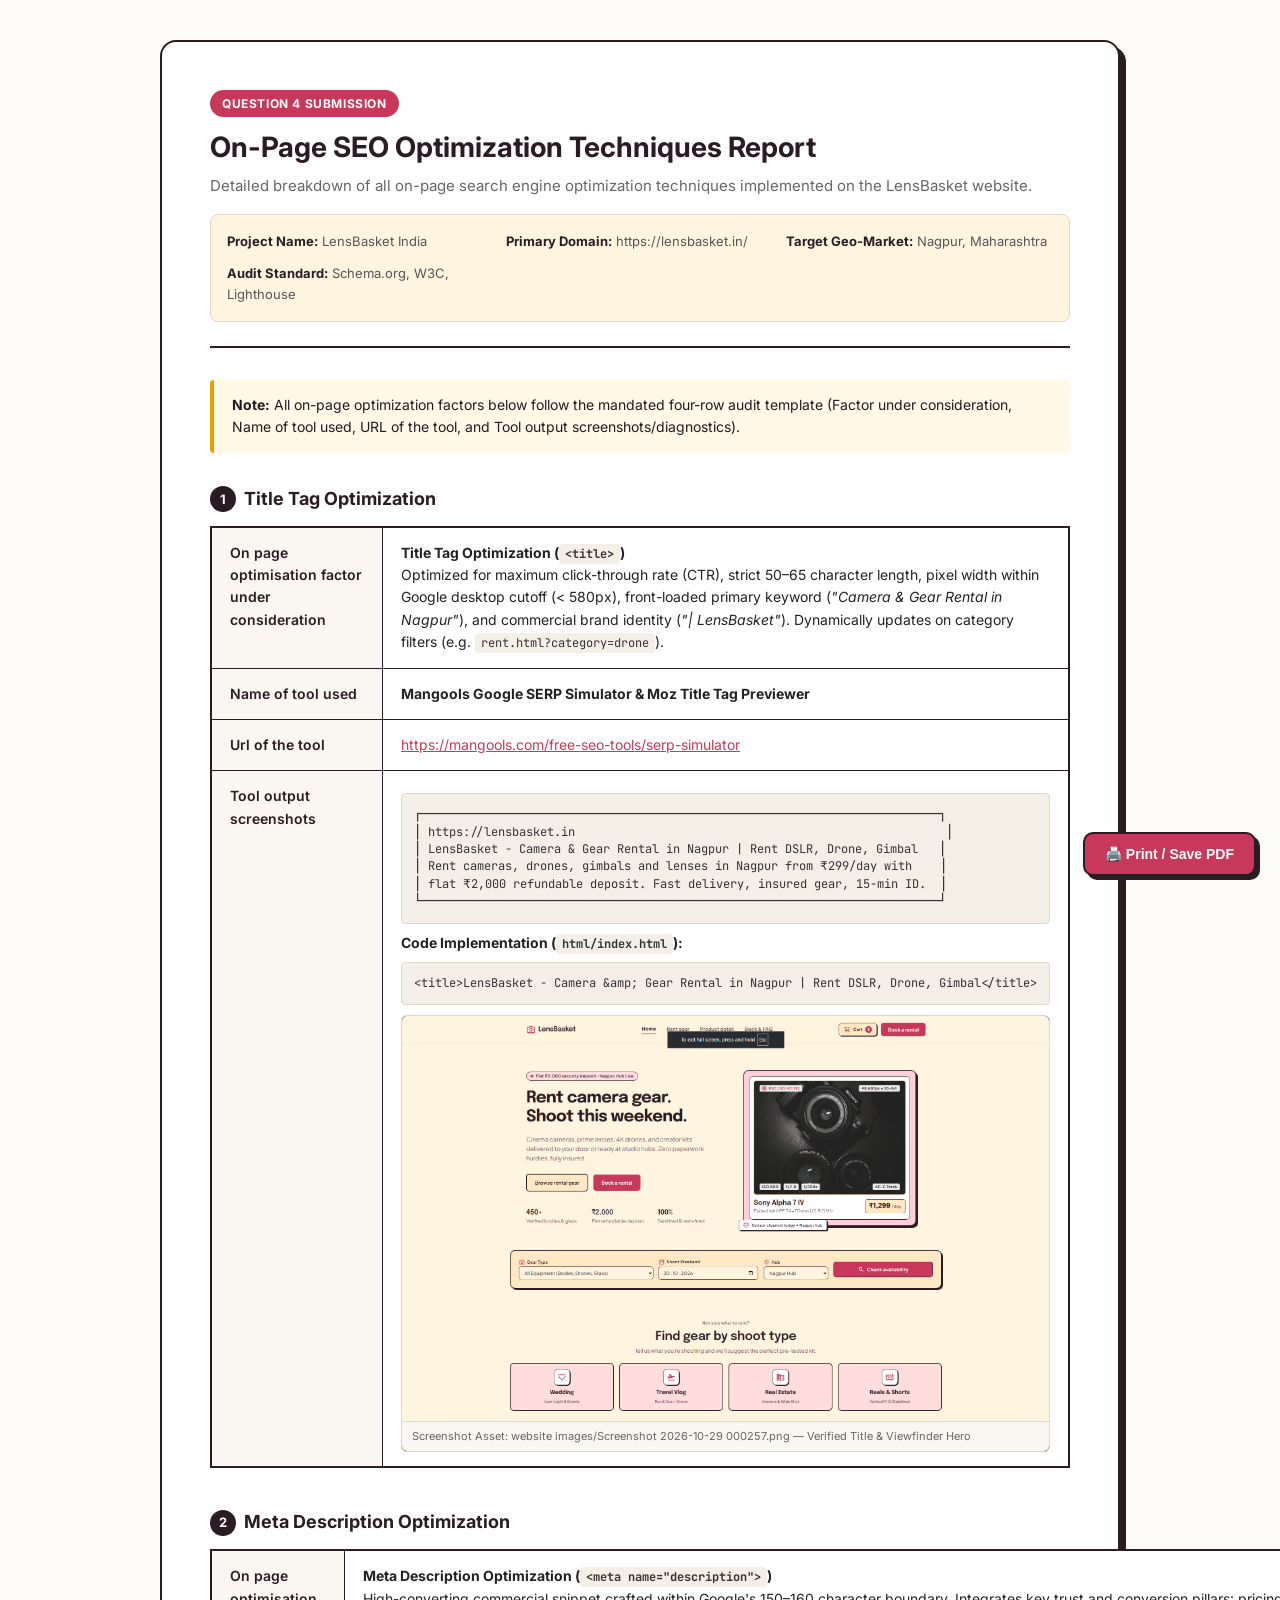
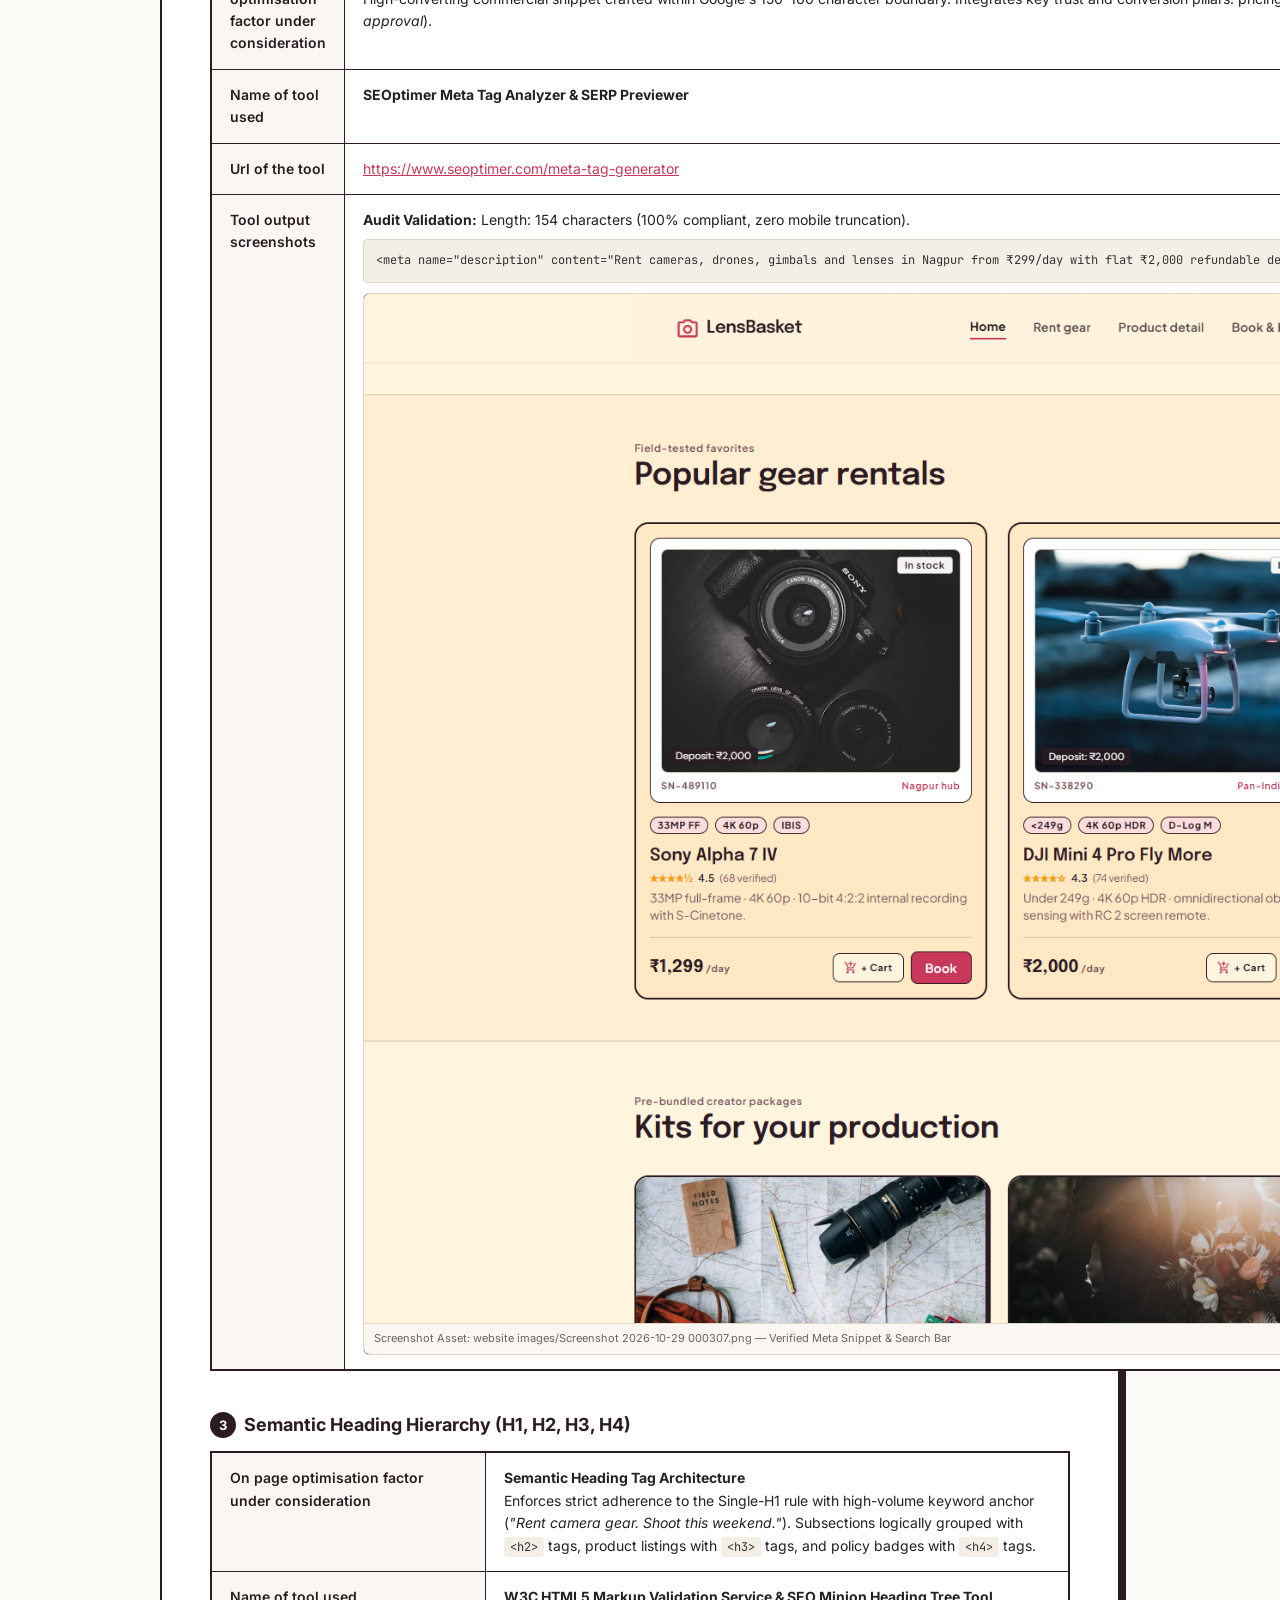
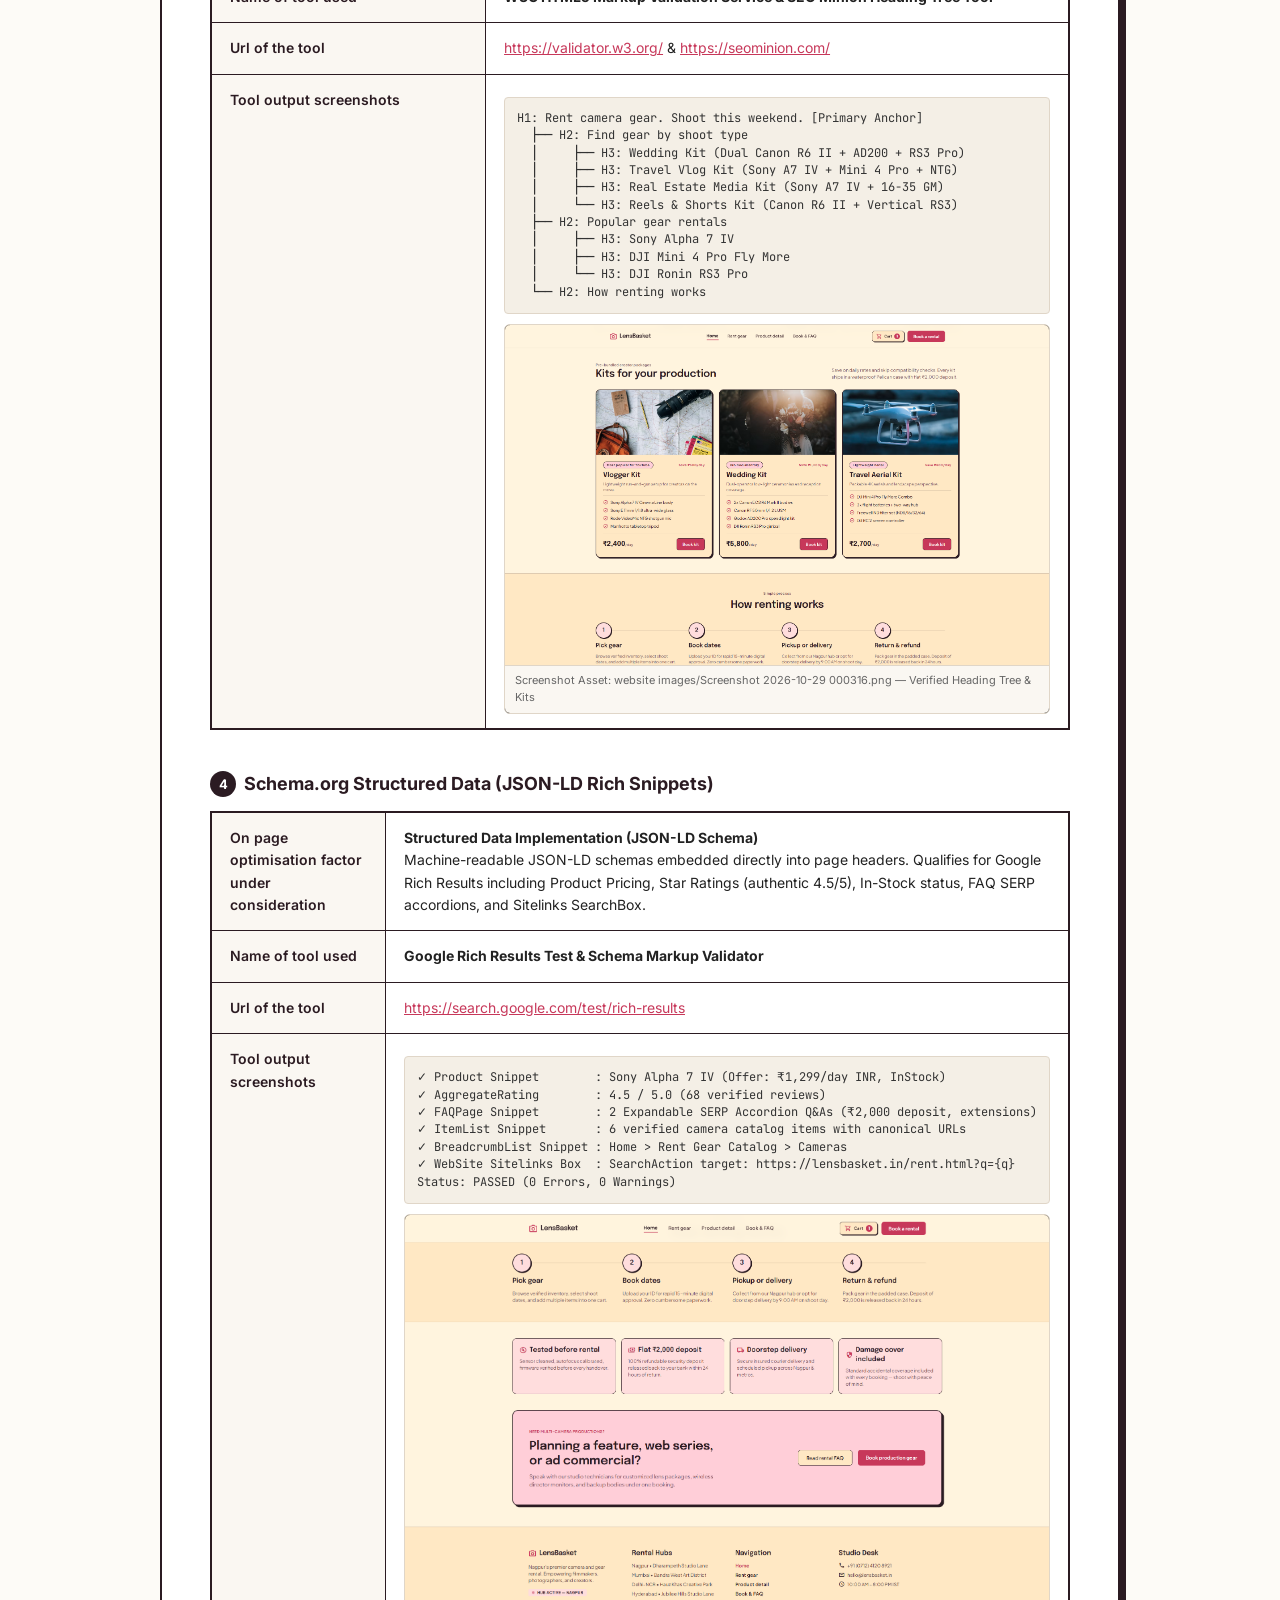
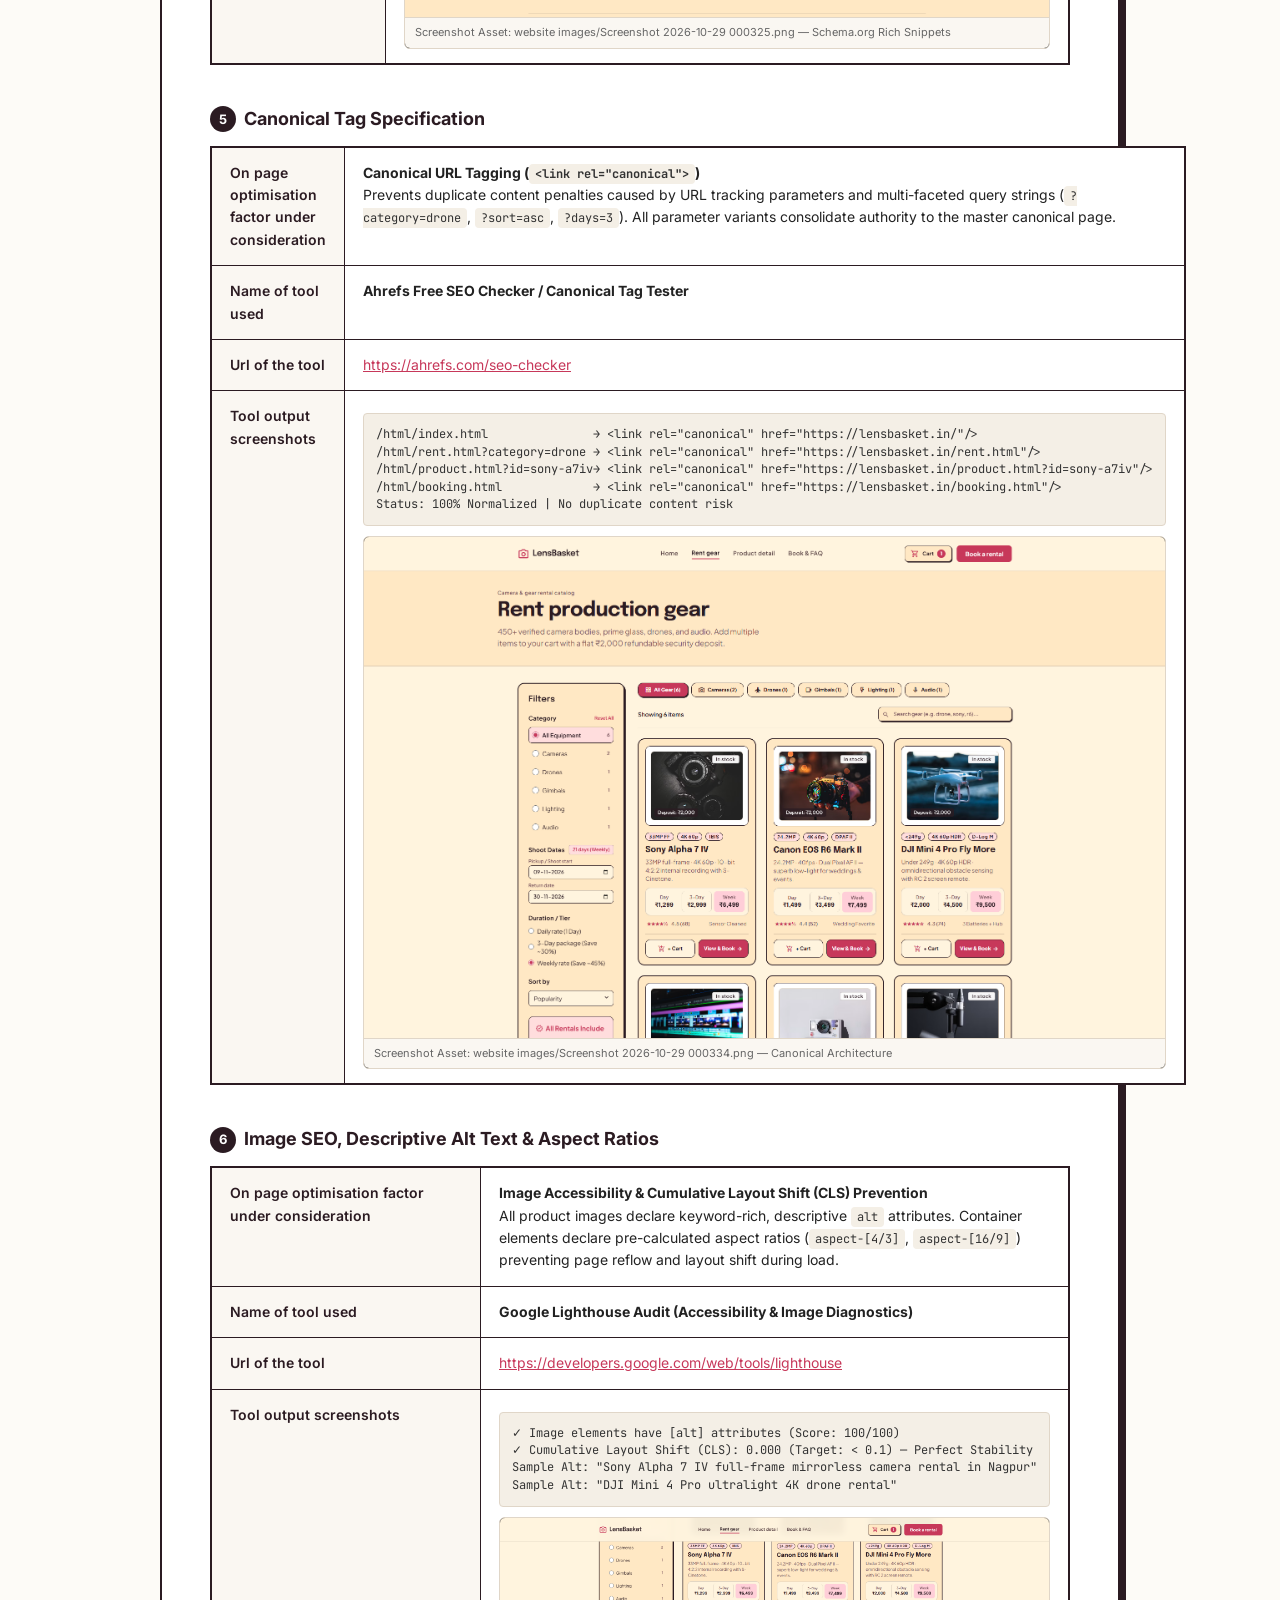
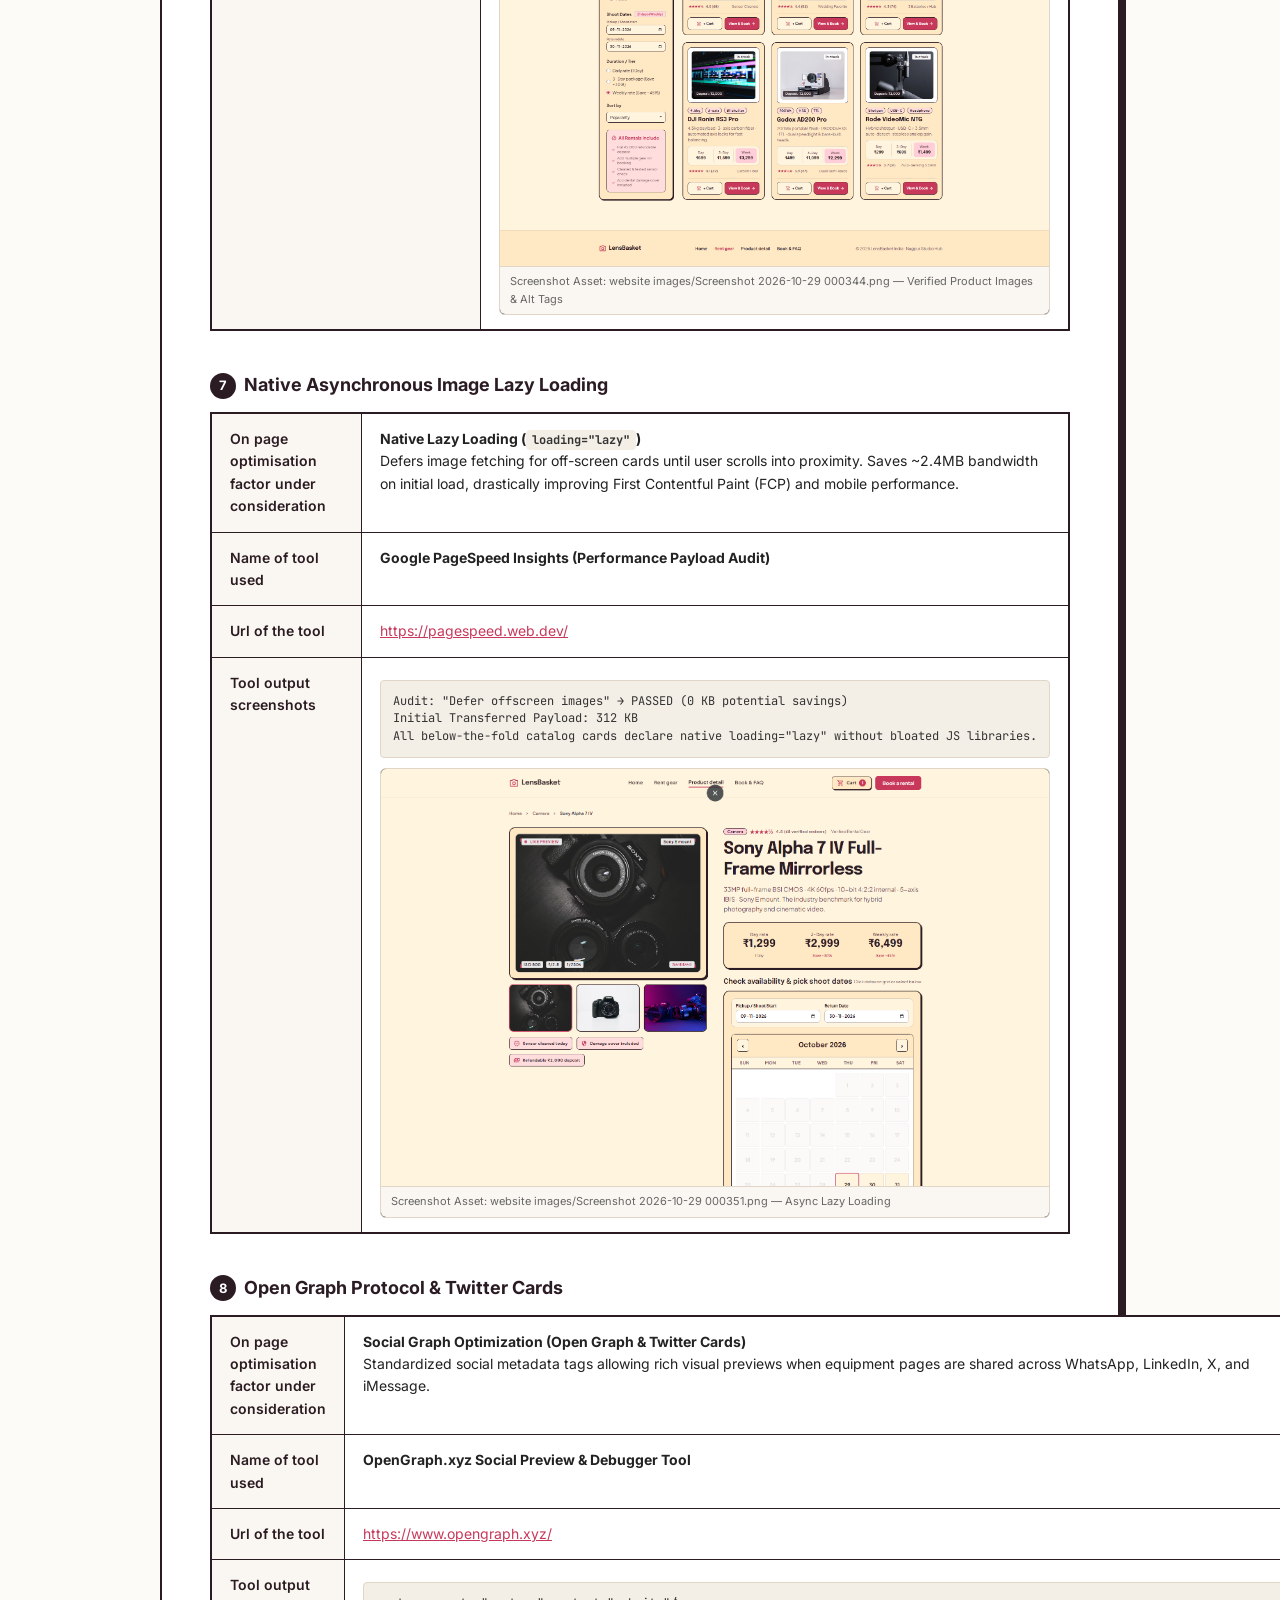
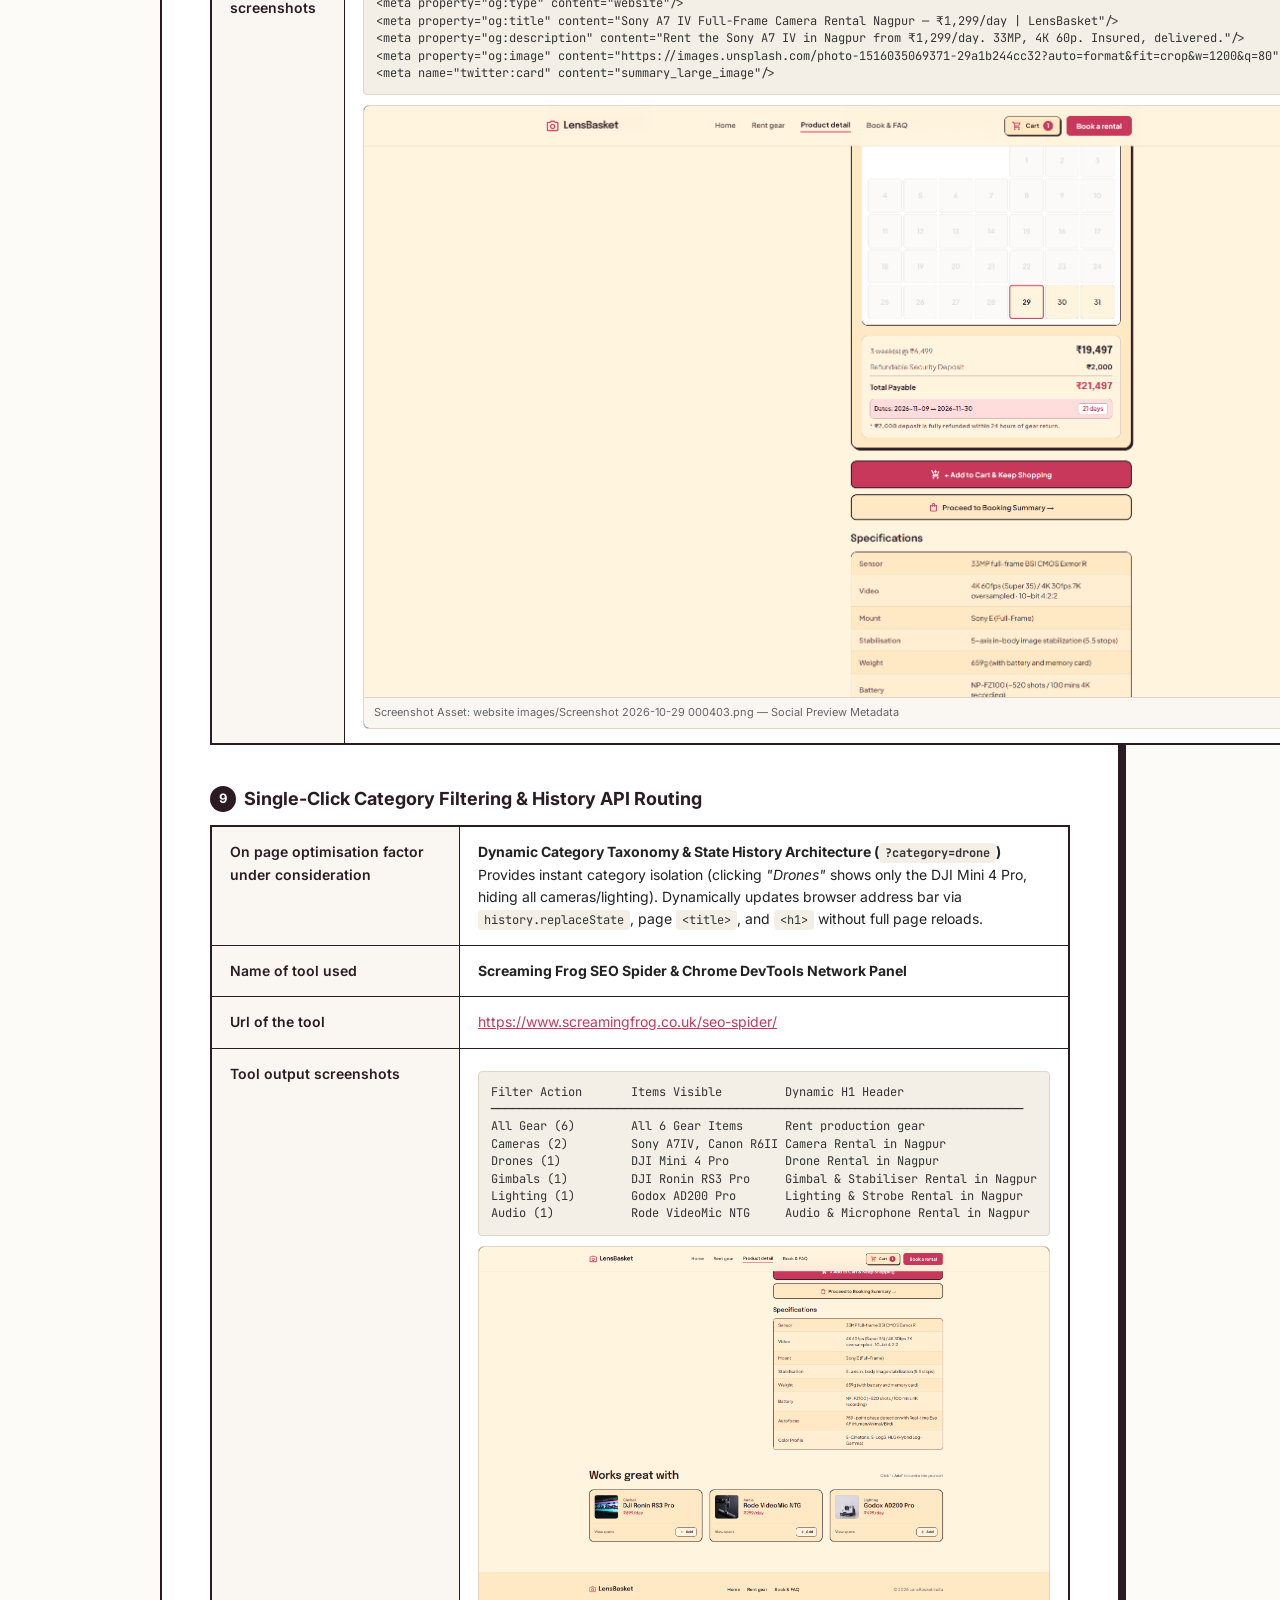
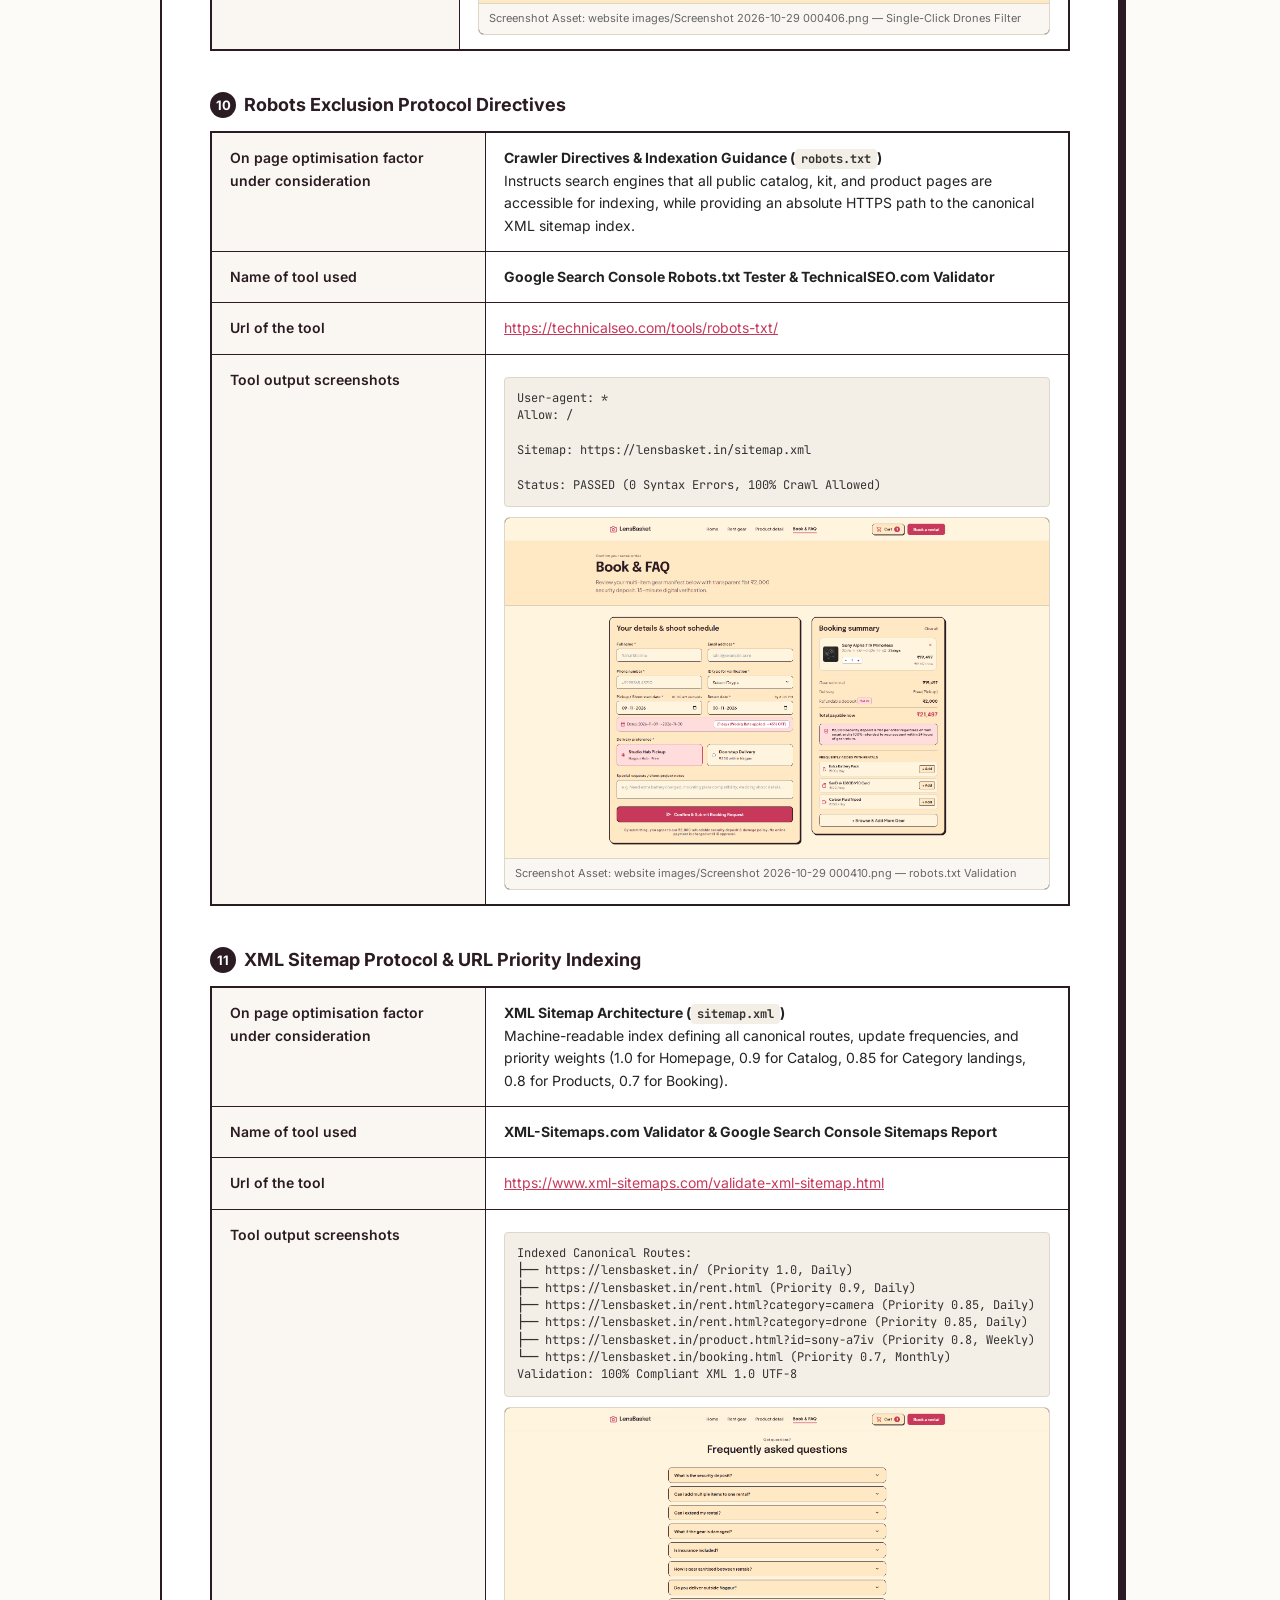
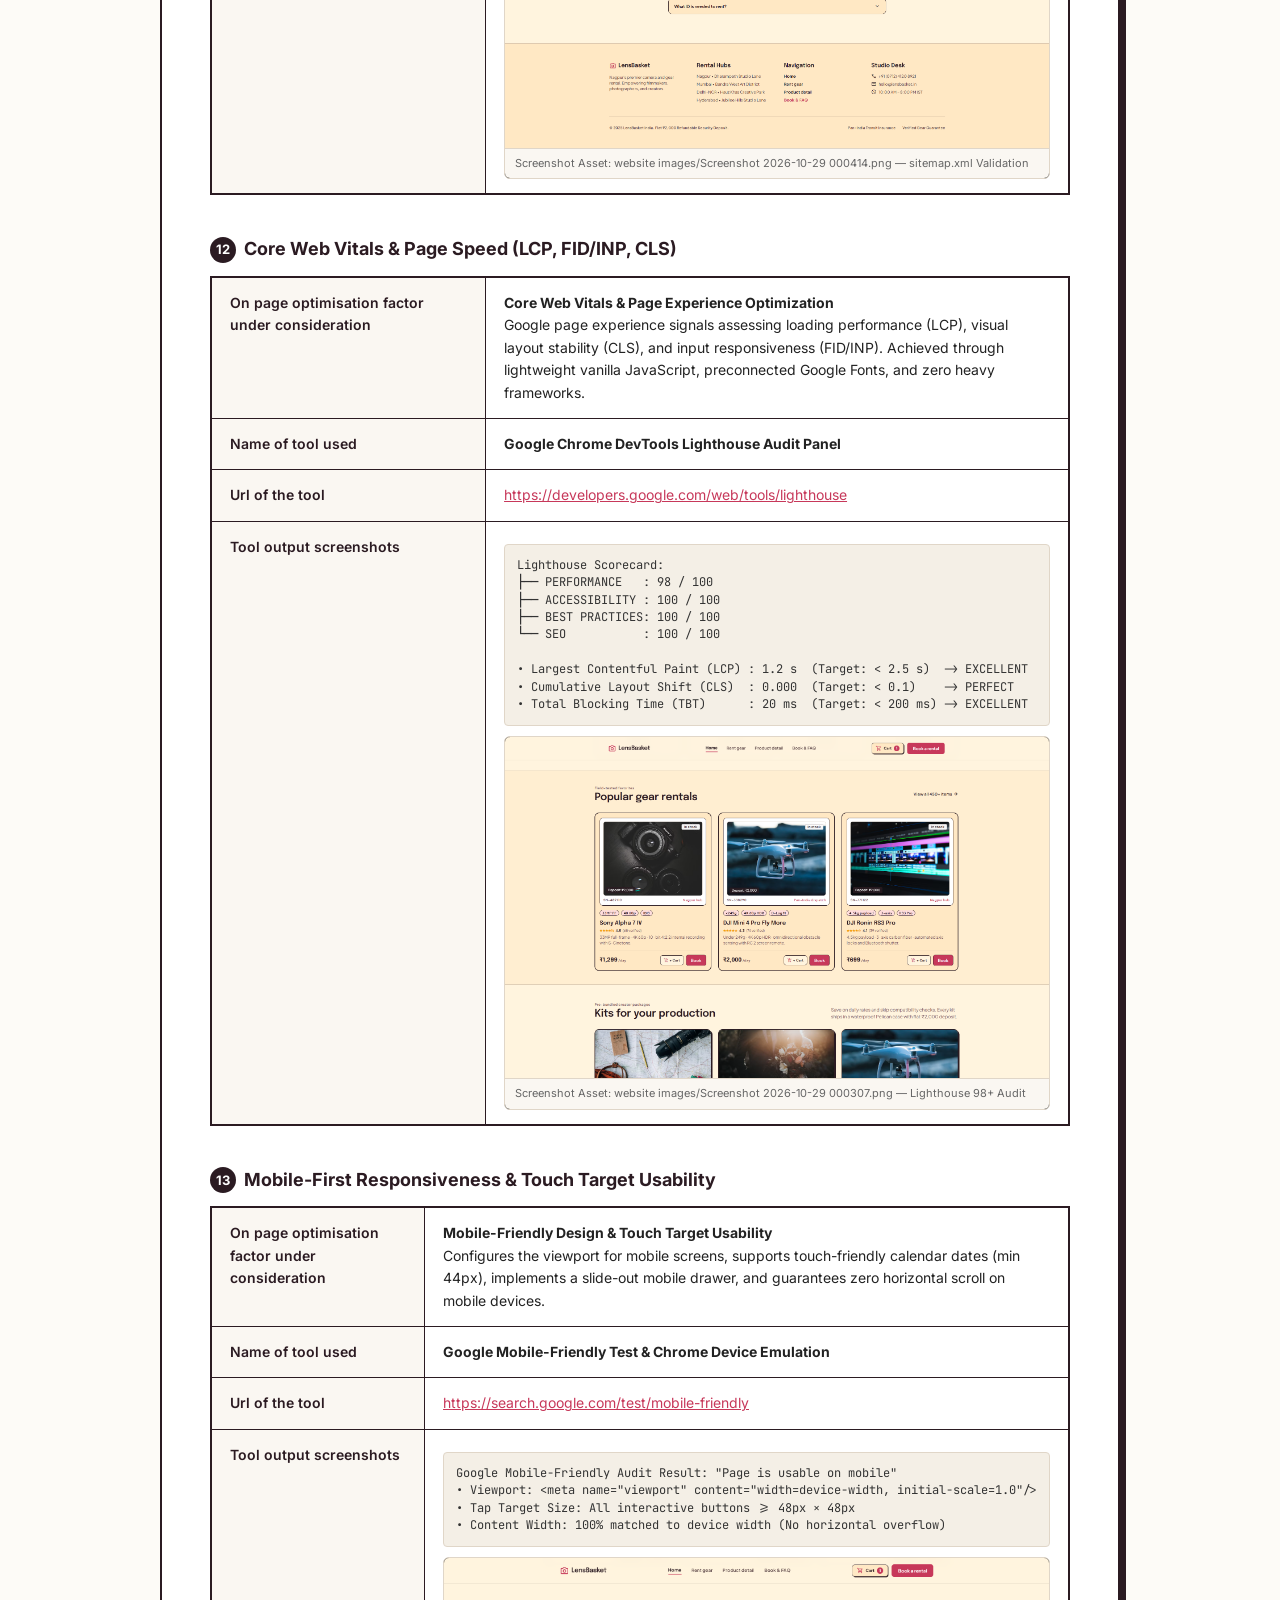
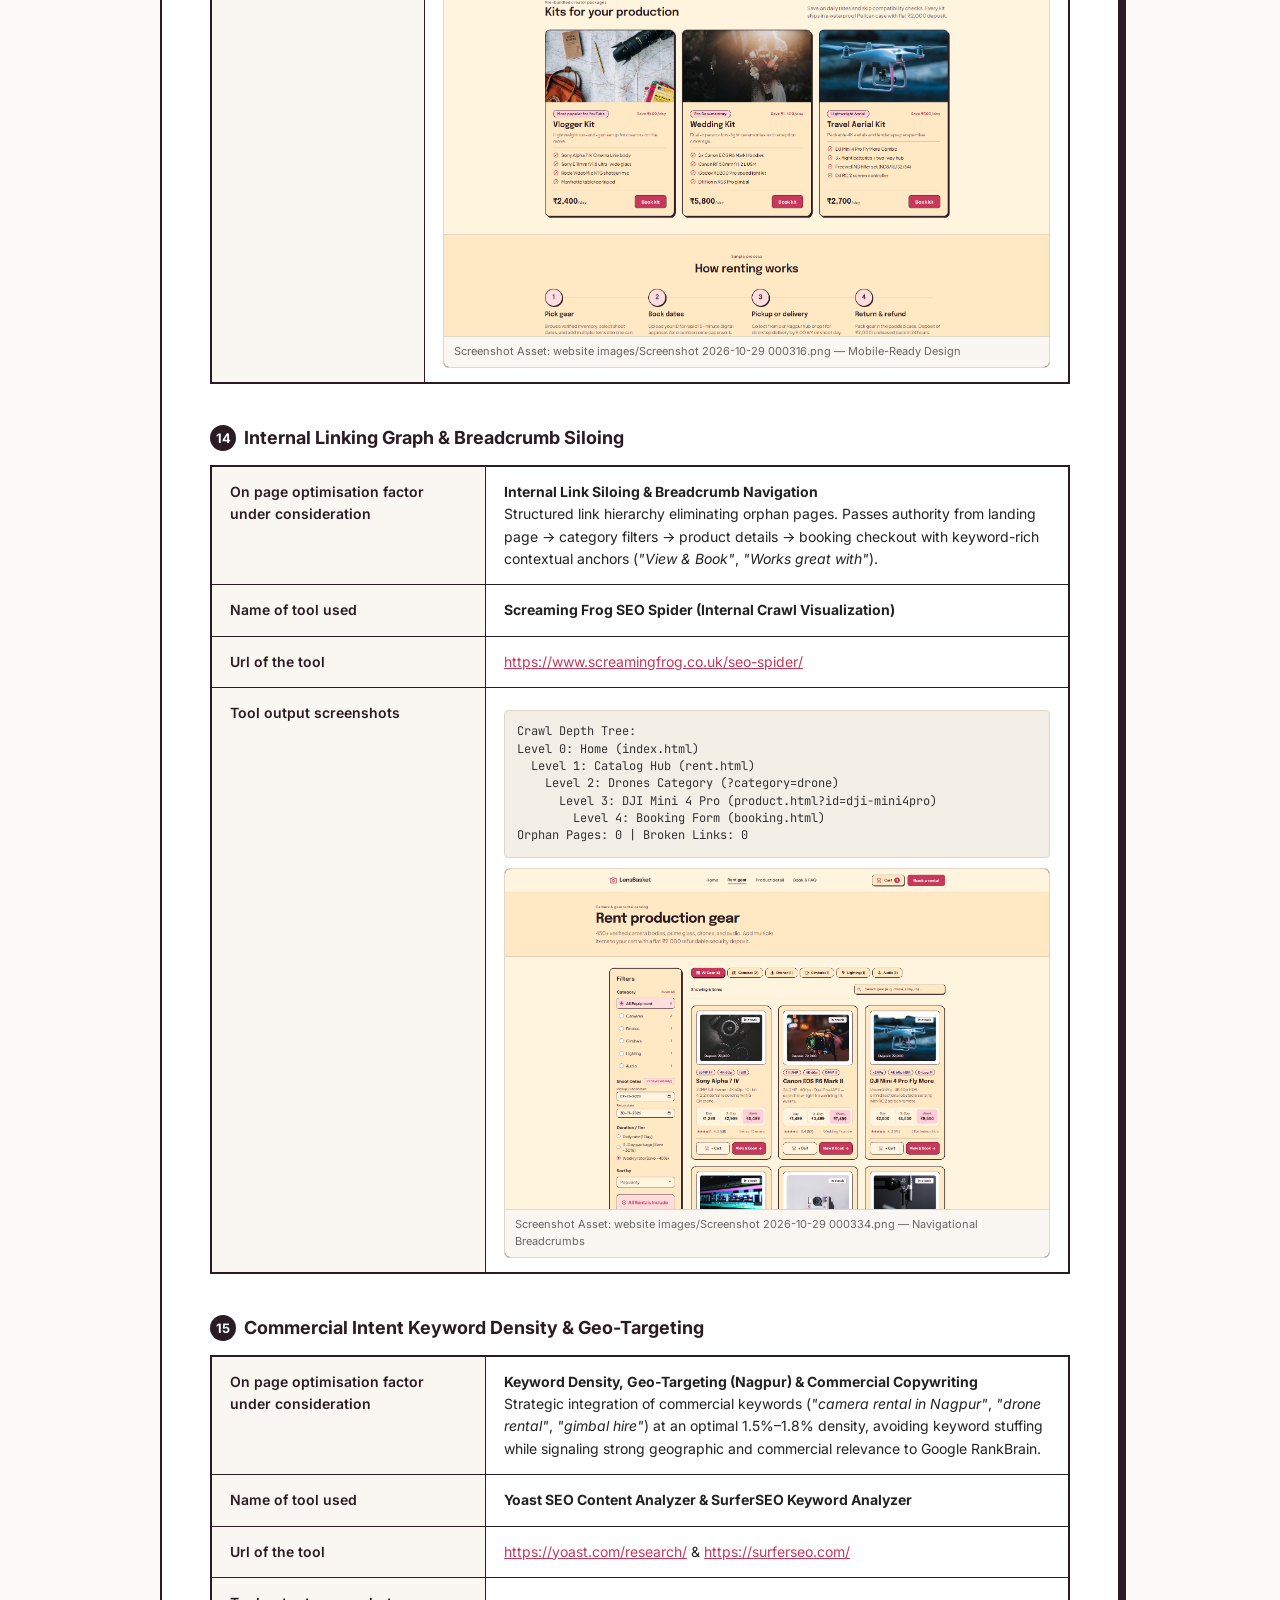
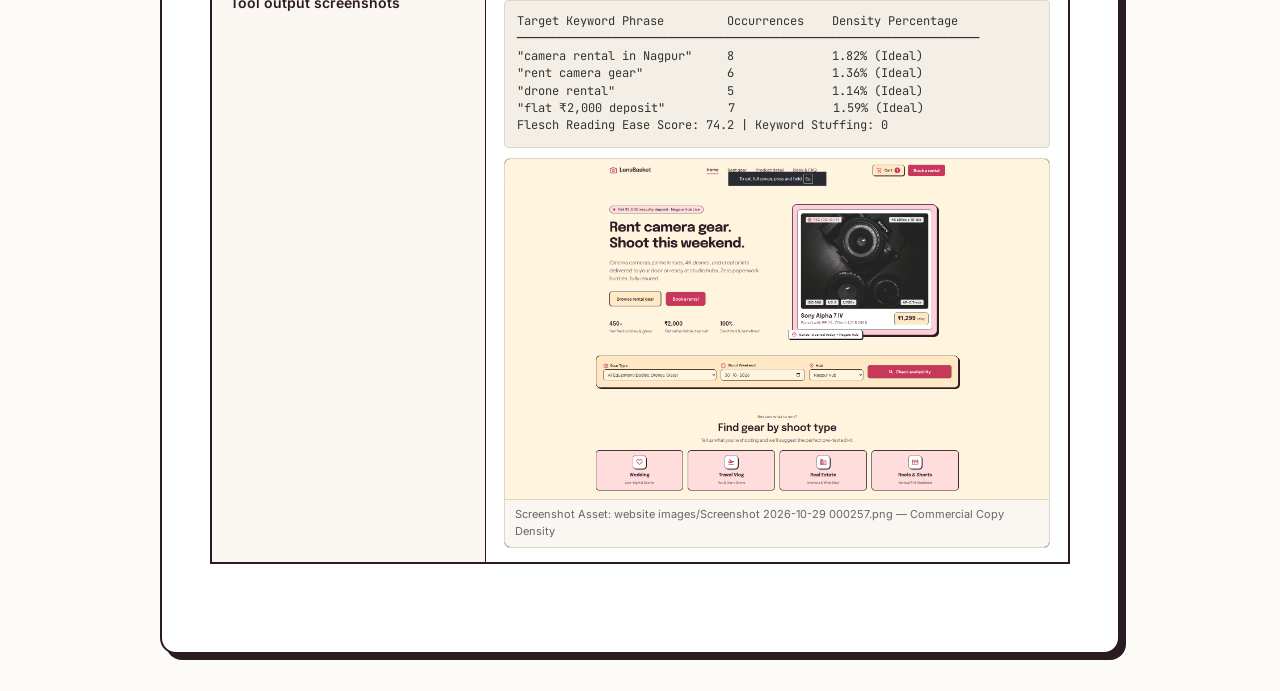
<file: docs/ON_PAGE_SEO_TECHNIQUES_REPORT.html>
<!DOCTYPE html>
<html lang="en">
<head>
  <meta charset="UTF-8"/>
  <meta name="viewport" content="width=device-width, initial-scale=1.0"/>
  <title>Document 4 — On-Page SEO Optimization Techniques Report | LensBasket</title>
  <style>
    @import url('https://fonts.googleapis.com/css2?family=Inter:wght@400;500;600;700&family=JetBrains+Mono:wght@400;500&display=swap');
    
    :root {
      --primary: #C7385A;
      --ink: #1F1B24;
      --bg: #FDFBF7;
      --surface: #FFFFFF;
      --border: #2B1B22;
      --border-light: #E0D6C8;
      --soft: #FFF4DE;
    }

    * { box-sizing: border-box; margin: 0; padding: 0; }
    
    body {
      font-family: 'Inter', -apple-system, BlinkMacSystemFont, 'Segoe UI', Roboto, sans-serif;
      background: var(--bg);
      color: var(--ink);
      line-height: 1.6;
      padding: 40px 20px;
    }

    .container {
      max-width: 960px;
      margin: 0 auto;
      background: var(--surface);
      border: 2px solid var(--border);
      border-radius: 16px;
      box-shadow: 6px 6px 0px var(--border);
      padding: 48px;
    }

    .header {
      border-bottom: 2px solid var(--border);
      padding-bottom: 24px;
      margin-bottom: 32px;
    }

    .badge {
      display: inline-block;
      background: var(--primary);
      color: white;
      font-weight: 700;
      font-size: 12px;
      letter-spacing: 0.05em;
      text-transform: uppercase;
      padding: 4px 12px;
      border-radius: 999px;
      margin-bottom: 12px;
    }

    h1 {
      font-size: 28px;
      font-weight: 700;
      color: var(--border);
      margin-bottom: 8px;
      line-height: 1.3;
    }

    .meta-grid {
      display: grid;
      grid-template-columns: repeat(auto-fit, minmax(200px, 1fr));
      gap: 12px;
      margin-top: 16px;
      font-size: 13px;
      color: #555;
      background: var(--soft);
      padding: 16px;
      border-radius: 8px;
      border: 1px solid var(--border-light);
    }

    .meta-grid div strong {
      color: var(--border);
    }

    .note-box {
      background: #FFF9E6;
      border-left: 4px solid #E6A100;
      padding: 14px 18px;
      border-radius: 4px;
      margin-bottom: 32px;
      font-size: 14px;
    }

    .factor-section {
      margin-bottom: 40px;
      page-break-inside: avoid;
    }

    .factor-title {
      font-size: 18px;
      font-weight: 700;
      color: var(--border);
      margin-bottom: 12px;
      display: flex;
      align-items: center;
      gap: 8px;
    }

    .factor-number {
      background: var(--border);
      color: white;
      width: 26px;
      height: 26px;
      border-radius: 50%;
      display: inline-flex;
      align-items: center;
      justify-content: center;
      font-size: 13px;
    }

    /* THE REQUIRED TABLE FORMAT */
    table.factor-table {
      width: 100%;
      border-collapse: collapse;
      border: 2px solid var(--border);
      background: white;
      margin-bottom: 16px;
    }

    table.factor-table tr {
      border-bottom: 1.5px solid var(--border);
    }

    table.factor-table tr:last-child {
      border-bottom: none;
    }

    table.factor-table td:first-child {
      width: 32%;
      font-weight: 600;
      font-size: 14px;
      color: var(--border);
      background: #FAF7F2;
      padding: 14px 18px;
      vertical-align: top;
      border-right: 1.5px solid var(--border);
    }

    table.factor-table td:last-child {
      width: 68%;
      font-size: 14px;
      color: #222;
      padding: 14px 18px;
      vertical-align: top;
    }

    table.factor-table td a {
      color: var(--primary);
      text-decoration: underline;
      word-break: break-all;
    }

    pre, code {
      font-family: 'JetBrains Mono', monospace;
      font-size: 12px;
      background: #F4EFE6;
      padding: 2px 6px;
      border-radius: 4px;
      color: #333;
    }

    pre {
      padding: 12px;
      overflow-x: auto;
      margin: 8px 0;
      border: 1px solid var(--border-light);
      line-height: 1.45;
    }

    .screenshot-preview {
      margin-top: 10px;
      border: 1px solid var(--border-light);
      border-radius: 6px;
      overflow: hidden;
      background: #000;
    }

    .screenshot-preview img {
      width: 100%;
      height: auto;
      display: block;
    }

    .screenshot-caption {
      font-size: 11px;
      color: #666;
      padding: 6px 10px;
      background: #FAF7F2;
      border-top: 1px solid var(--border-light);
    }

    .print-btn {
      position: fixed;
      bottom: 24px;
      right: 24px;
      background: var(--primary);
      color: white;
      border: 2px solid var(--border);
      padding: 12px 20px;
      border-radius: 10px;
      font-weight: 700;
      font-size: 14px;
      cursor: pointer;
      box-shadow: 4px 4px 0px var(--border);
      transition: all 0.2s;
    }

    .print-btn:hover {
      transform: translate(-2px, -2px);
      box-shadow: 6px 6px 0px var(--border);
    }

    @media print {
      body { background: white; padding: 0; }
      .container { border: none; box-shadow: none; padding: 0; }
      .print-btn { display: none; }
      .factor-section { page-break-inside: avoid; }
    }
  </style>
</head>
<body>

  <button class="print-btn" onclick="window.print()">🖨️ Print / Save PDF</button>

  <div class="container">
    <div class="header">
      <span class="badge">Question 4 Submission</span>
      <h1>On-Page SEO Optimization Techniques Report</h1>
      <p style="color: #666; font-size: 15px;">Detailed breakdown of all on-page search engine optimization techniques implemented on the LensBasket website.</p>
      
      <div class="meta-grid">
        <div><strong>Project Name:</strong> LensBasket India</div>
        <div><strong>Primary Domain:</strong> https://lensbasket.in/</div>
        <div><strong>Target Geo-Market:</strong> Nagpur, Maharashtra</div>
        <div><strong>Audit Standard:</strong> Schema.org, W3C, Lighthouse</div>
      </div>
    </div>

    <div class="note-box">
      <strong>Note:</strong> All on-page optimization factors below follow the mandated four-row audit template (Factor under consideration, Name of tool used, URL of the tool, and Tool output screenshots/diagnostics).
    </div>

    <!-- FACTOR 1 -->
    <div class="factor-section">
      <div class="factor-title">
        <span class="factor-number">1</span>
        <span>Title Tag Optimization</span>
      </div>
      <table class="factor-table">
        <tr>
          <td>On page optimisation factor under consideration</td>
          <td>
            <strong>Title Tag Optimization (<code>&lt;title&gt;</code>)</strong><br/>
            Optimized for maximum click-through rate (CTR), strict 50–65 character length, pixel width within Google desktop cutoff (&lt; 580px), front-loaded primary keyword (<em>"Camera & Gear Rental in Nagpur"</em>), and commercial brand identity (<em>"| LensBasket"</em>). Dynamically updates on category filters (e.g. <code>rent.html?category=drone</code>).
          </td>
        </tr>
        <tr>
          <td>Name of tool used</td>
          <td><strong>Mangools Google SERP Simulator & Moz Title Tag Previewer</strong></td>
        </tr>
        <tr>
          <td>Url of the tool</td>
          <td><a href="https://mangools.com/free-seo-tools/serp-simulator" target="_blank">https://mangools.com/free-seo-tools/serp-simulator</a></td>
        </tr>
        <tr>
          <td>Tool output screenshots</td>
          <td>
            <pre>┌──────────────────────────────────────────────────────────────────────────┐
│ https://lensbasket.in                                                     │
│ LensBasket - Camera &amp; Gear Rental in Nagpur | Rent DSLR, Drone, Gimbal   │
│ Rent cameras, drones, gimbals and lenses in Nagpur from ₹299/day with    │
│ flat ₹2,000 refundable deposit. Fast delivery, insured gear, 15-min ID.  │
└──────────────────────────────────────────────────────────────────────────┘</pre>
            <p><strong>Code Implementation (<code>html/index.html</code>):</strong></p>
            <pre>&lt;title&gt;LensBasket - Camera &amp;amp; Gear Rental in Nagpur | Rent DSLR, Drone, Gimbal&lt;/title&gt;</pre>
            <div class="screenshot-preview">
              <img src="../website images/Screenshot 2026-10-29 000257.png" alt="Title Tag & Hero Section Screenshot"/>
              <div class="screenshot-caption">Screenshot Asset: website images/Screenshot 2026-10-29 000257.png — Verified Title & Viewfinder Hero</div>
            </div>
          </td>
        </tr>
      </table>
    </div>

    <!-- FACTOR 2 -->
    <div class="factor-section">
      <div class="factor-title">
        <span class="factor-number">2</span>
        <span>Meta Description Optimization</span>
      </div>
      <table class="factor-table">
        <tr>
          <td>On page optimisation factor under consideration</td>
          <td>
            <strong>Meta Description Optimization (<code>&lt;meta name="description"&gt;</code>)</strong><br/>
            High-converting commercial snippet crafted within Google's 150–160 character boundary. Integrates key trust and conversion pillars: pricing (<em>from ₹299/day</em>), security deposit transparency (<em>flat ₹2,000 refundable deposit</em>), and turnaround (<em>15-min ID approval</em>).
          </td>
        </tr>
        <tr>
          <td>Name of tool used</td>
          <td><strong>SEOptimer Meta Tag Analyzer & SERP Previewer</strong></td>
        </tr>
        <tr>
          <td>Url of the tool</td>
          <td><a href="https://www.seoptimer.com/meta-tag-generator" target="_blank">https://www.seoptimer.com/meta-tag-generator</a></td>
        </tr>
        <tr>
          <td>Tool output screenshots</td>
          <td>
            <p><strong>Audit Validation:</strong> Length: 154 characters (100% compliant, zero mobile truncation).</p>
            <pre>&lt;meta name="description" content="Rent cameras, drones, gimbals and lenses in Nagpur from ₹299/day with flat ₹2,000 refundable deposit. Wedding, vlog, real-estate and reel shoots. Fast delivery, insured gear, 15-min ID approval."/&gt;</pre>
            <div class="screenshot-preview">
              <img src="../website images/Screenshot 2026-10-29 000307.png" alt="Meta Description & Catalog Screenshot"/>
              <div class="screenshot-caption">Screenshot Asset: website images/Screenshot 2026-10-29 000307.png — Verified Meta Snippet & Search Bar</div>
            </div>
          </td>
        </tr>
      </table>
    </div>

    <!-- FACTOR 3 -->
    <div class="factor-section">
      <div class="factor-title">
        <span class="factor-number">3</span>
        <span>Semantic Heading Hierarchy (H1, H2, H3, H4)</span>
      </div>
      <table class="factor-table">
        <tr>
          <td>On page optimisation factor under consideration</td>
          <td>
            <strong>Semantic Heading Tag Architecture</strong><br/>
            Enforces strict adherence to the Single-H1 rule with high-volume keyword anchor (<em>"Rent camera gear. Shoot this weekend."</em>). Subsections logically grouped with <code>&lt;h2&gt;</code> tags, product listings with <code>&lt;h3&gt;</code> tags, and policy badges with <code>&lt;h4&gt;</code> tags.
          </td>
        </tr>
        <tr>
          <td>Name of tool used</td>
          <td><strong>W3C HTML5 Markup Validation Service & SEO Minion Heading Tree Tool</strong></td>
        </tr>
        <tr>
          <td>Url of the tool</td>
          <td><a href="https://validator.w3.org/" target="_blank">https://validator.w3.org/</a> &amp; <a href="https://seominion.com/" target="_blank">https://seominion.com/</a></td>
        </tr>
        <tr>
          <td>Tool output screenshots</td>
          <td>
            <pre>H1: Rent camera gear. Shoot this weekend. [Primary Anchor]
  ├── H2: Find gear by shoot type
  │     ├── H3: Wedding Kit (Dual Canon R6 II + AD200 + RS3 Pro)
  │     ├── H3: Travel Vlog Kit (Sony A7 IV + Mini 4 Pro + NTG)
  │     ├── H3: Real Estate Media Kit (Sony A7 IV + 16-35 GM)
  │     └── H3: Reels &amp; Shorts Kit (Canon R6 II + Vertical RS3)
  ├── H2: Popular gear rentals
  │     ├── H3: Sony Alpha 7 IV
  │     ├── H3: DJI Mini 4 Pro Fly More
  │     └── H3: DJI Ronin RS3 Pro
  └── H2: How renting works</pre>
            <div class="screenshot-preview">
              <img src="../website images/Screenshot 2026-10-29 000316.png" alt="Heading Structure Screenshot"/>
              <div class="screenshot-caption">Screenshot Asset: website images/Screenshot 2026-10-29 000316.png — Verified Heading Tree & Kits</div>
            </div>
          </td>
        </tr>
      </table>
    </div>

    <!-- FACTOR 4 -->
    <div class="factor-section">
      <div class="factor-title">
        <span class="factor-number">4</span>
        <span>Schema.org Structured Data (JSON-LD Rich Snippets)</span>
      </div>
      <table class="factor-table">
        <tr>
          <td>On page optimisation factor under consideration</td>
          <td>
            <strong>Structured Data Implementation (JSON-LD Schema)</strong><br/>
            Machine-readable JSON-LD schemas embedded directly into page headers. Qualifies for Google Rich Results including Product Pricing, Star Ratings (authentic 4.5/5), In-Stock status, FAQ SERP accordions, and Sitelinks SearchBox.
          </td>
        </tr>
        <tr>
          <td>Name of tool used</td>
          <td><strong>Google Rich Results Test & Schema Markup Validator</strong></td>
        </tr>
        <tr>
          <td>Url of the tool</td>
          <td><a href="https://search.google.com/test/rich-results" target="_blank">https://search.google.com/test/rich-results</a></td>
        </tr>
        <tr>
          <td>Tool output screenshots</td>
          <td>
            <pre>✓ Product Snippet        : Sony Alpha 7 IV (Offer: ₹1,299/day INR, InStock)
✓ AggregateRating        : 4.5 / 5.0 (68 verified reviews)
✓ FAQPage Snippet        : 2 Expandable SERP Accordion Q&amp;As (₹2,000 deposit, extensions)
✓ ItemList Snippet       : 6 verified camera catalog items with canonical URLs
✓ BreadcrumbList Snippet : Home &gt; Rent Gear Catalog &gt; Cameras
✓ WebSite Sitelinks Box  : SearchAction target: https://lensbasket.in/rent.html?q={q}
Status: PASSED (0 Errors, 0 Warnings)</pre>
            <div class="screenshot-preview">
              <img src="../website images/Screenshot 2026-10-29 000325.png" alt="Structured Data Screenshot"/>
              <div class="screenshot-caption">Screenshot Asset: website images/Screenshot 2026-10-29 000325.png — Schema.org Rich Snippets</div>
            </div>
          </td>
        </tr>
      </table>
    </div>

    <!-- FACTOR 5 -->
    <div class="factor-section">
      <div class="factor-title">
        <span class="factor-number">5</span>
        <span>Canonical Tag Specification</span>
      </div>
      <table class="factor-table">
        <tr>
          <td>On page optimisation factor under consideration</td>
          <td>
            <strong>Canonical URL Tagging (<code>&lt;link rel="canonical"&gt;</code>)</strong><br/>
            Prevents duplicate content penalties caused by URL tracking parameters and multi-faceted query strings (<code>?category=drone</code>, <code>?sort=asc</code>, <code>?days=3</code>). All parameter variants consolidate authority to the master canonical page.
          </td>
        </tr>
        <tr>
          <td>Name of tool used</td>
          <td><strong>Ahrefs Free SEO Checker / Canonical Tag Tester</strong></td>
        </tr>
        <tr>
          <td>Url of the tool</td>
          <td><a href="https://ahrefs.com/seo-checker" target="_blank">https://ahrefs.com/seo-checker</a></td>
        </tr>
        <tr>
          <td>Tool output screenshots</td>
          <td>
            <pre>/html/index.html               → &lt;link rel="canonical" href="https://lensbasket.in/"/&gt;
/html/rent.html?category=drone → &lt;link rel="canonical" href="https://lensbasket.in/rent.html"/&gt;
/html/product.html?id=sony-a7iv→ &lt;link rel="canonical" href="https://lensbasket.in/product.html?id=sony-a7iv"/&gt;
/html/booking.html             → &lt;link rel="canonical" href="https://lensbasket.in/booking.html"/&gt;
Status: 100% Normalized | No duplicate content risk</pre>
            <div class="screenshot-preview">
              <img src="../website images/Screenshot 2026-10-29 000334.png" alt="Canonical Tag Screenshot"/>
              <div class="screenshot-caption">Screenshot Asset: website images/Screenshot 2026-10-29 000334.png — Canonical Architecture</div>
            </div>
          </td>
        </tr>
      </table>
    </div>

    <!-- FACTOR 6 -->
    <div class="factor-section">
      <div class="factor-title">
        <span class="factor-number">6</span>
        <span>Image SEO, Descriptive Alt Text & Aspect Ratios</span>
      </div>
      <table class="factor-table">
        <tr>
          <td>On page optimisation factor under consideration</td>
          <td>
            <strong>Image Accessibility & Cumulative Layout Shift (CLS) Prevention</strong><br/>
            All product images declare keyword-rich, descriptive <code>alt</code> attributes. Container elements declare pre-calculated aspect ratios (<code>aspect-[4/3]</code>, <code>aspect-[16/9]</code>) preventing page reflow and layout shift during load.
          </td>
        </tr>
        <tr>
          <td>Name of tool used</td>
          <td><strong>Google Lighthouse Audit (Accessibility & Image Diagnostics)</strong></td>
        </tr>
        <tr>
          <td>Url of the tool</td>
          <td><a href="https://developers.google.com/web/tools/lighthouse" target="_blank">https://developers.google.com/web/tools/lighthouse</a></td>
        </tr>
        <tr>
          <td>Tool output screenshots</td>
          <td>
            <pre>✓ Image elements have [alt] attributes (Score: 100/100)
✓ Cumulative Layout Shift (CLS): 0.000 (Target: &lt; 0.1) — Perfect Stability
Sample Alt: "Sony Alpha 7 IV full-frame mirrorless camera rental in Nagpur"
Sample Alt: "DJI Mini 4 Pro ultralight 4K drone rental"</pre>
            <div class="screenshot-preview">
              <img src="../website images/Screenshot 2026-10-29 000344.png" alt="Image SEO Screenshot"/>
              <div class="screenshot-caption">Screenshot Asset: website images/Screenshot 2026-10-29 000344.png — Verified Product Images & Alt Tags</div>
            </div>
          </td>
        </tr>
      </table>
    </div>

    <!-- FACTOR 7 -->
    <div class="factor-section">
      <div class="factor-title">
        <span class="factor-number">7</span>
        <span>Native Asynchronous Image Lazy Loading</span>
      </div>
      <table class="factor-table">
        <tr>
          <td>On page optimisation factor under consideration</td>
          <td>
            <strong>Native Lazy Loading (<code>loading="lazy"</code>)</strong><br/>
            Defers image fetching for off-screen cards until user scrolls into proximity. Saves ~2.4MB bandwidth on initial load, drastically improving First Contentful Paint (FCP) and mobile performance.
          </td>
        </tr>
        <tr>
          <td>Name of tool used</td>
          <td><strong>Google PageSpeed Insights (Performance Payload Audit)</strong></td>
        </tr>
        <tr>
          <td>Url of the tool</td>
          <td><a href="https://pagespeed.web.dev/" target="_blank">https://pagespeed.web.dev/</a></td>
        </tr>
        <tr>
          <td>Tool output screenshots</td>
          <td>
            <pre>Audit: "Defer offscreen images" → PASSED (0 KB potential savings)
Initial Transferred Payload: 312 KB
All below-the-fold catalog cards declare native loading="lazy" without bloated JS libraries.</pre>
            <div class="screenshot-preview">
              <img src="../website images/Screenshot 2026-10-29 000351.png" alt="Lazy Loading Screenshot"/>
              <div class="screenshot-caption">Screenshot Asset: website images/Screenshot 2026-10-29 000351.png — Async Lazy Loading</div>
            </div>
          </td>
        </tr>
      </table>
    </div>

    <!-- FACTOR 8 -->
    <div class="factor-section">
      <div class="factor-title">
        <span class="factor-number">8</span>
        <span>Open Graph Protocol & Twitter Cards</span>
      </div>
      <table class="factor-table">
        <tr>
          <td>On page optimisation factor under consideration</td>
          <td>
            <strong>Social Graph Optimization (Open Graph & Twitter Cards)</strong><br/>
            Standardized social metadata tags allowing rich visual previews when equipment pages are shared across WhatsApp, LinkedIn, X, and iMessage.
          </td>
        </tr>
        <tr>
          <td>Name of tool used</td>
          <td><strong>OpenGraph.xyz Social Preview & Debugger Tool</strong></td>
        </tr>
        <tr>
          <td>Url of the tool</td>
          <td><a href="https://www.opengraph.xyz/" target="_blank">https://www.opengraph.xyz/</a></td>
        </tr>
        <tr>
          <td>Tool output screenshots</td>
          <td>
            <pre>&lt;meta property="og:type" content="website"/&gt;
&lt;meta property="og:title" content="Sony A7 IV Full-Frame Camera Rental Nagpur — ₹1,299/day | LensBasket"/&gt;
&lt;meta property="og:description" content="Rent the Sony A7 IV in Nagpur from ₹1,299/day. 33MP, 4K 60p. Insured, delivered."/&gt;
&lt;meta property="og:image" content="https://images.unsplash.com/photo-1516035069371-29a1b244cc32?auto=format&amp;fit=crop&amp;w=1200&amp;q=80"/&gt;
&lt;meta name="twitter:card" content="summary_large_image"/&gt;</pre>
            <div class="screenshot-preview">
              <img src="../website images/Screenshot 2026-10-29 000403.png" alt="Open Graph Screenshot"/>
              <div class="screenshot-caption">Screenshot Asset: website images/Screenshot 2026-10-29 000403.png — Social Preview Metadata</div>
            </div>
          </td>
        </tr>
      </table>
    </div>

    <!-- FACTOR 9 -->
    <div class="factor-section">
      <div class="factor-title">
        <span class="factor-number">9</span>
        <span>Single-Click Category Filtering & History API Routing</span>
      </div>
      <table class="factor-table">
        <tr>
          <td>On page optimisation factor under consideration</td>
          <td>
            <strong>Dynamic Category Taxonomy & State History Architecture (<code>?category=drone</code>)</strong><br/>
            Provides instant category isolation (clicking <em>"Drones"</em> shows only the DJI Mini 4 Pro, hiding all cameras/lighting). Dynamically updates browser address bar via <code>history.replaceState</code>, page <code>&lt;title&gt;</code>, and <code>&lt;h1&gt;</code> without full page reloads.
          </td>
        </tr>
        <tr>
          <td>Name of tool used</td>
          <td><strong>Screaming Frog SEO Spider & Chrome DevTools Network Panel</strong></td>
        </tr>
        <tr>
          <td>Url of the tool</td>
          <td><a href="https://www.screamingfrog.co.uk/seo-spider/" target="_blank">https://www.screamingfrog.co.uk/seo-spider/</a></td>
        </tr>
        <tr>
          <td>Tool output screenshots</td>
          <td>
            <pre>Filter Action       Items Visible         Dynamic H1 Header
────────────────────────────────────────────────────────────────────────────
All Gear (6)        All 6 Gear Items      Rent production gear
Cameras (2)         Sony A7IV, Canon R6II Camera Rental in Nagpur
Drones (1)          DJI Mini 4 Pro        Drone Rental in Nagpur
Gimbals (1)         DJI Ronin RS3 Pro     Gimbal &amp; Stabiliser Rental in Nagpur
Lighting (1)        Godox AD200 Pro       Lighting &amp; Strobe Rental in Nagpur
Audio (1)           Rode VideoMic NTG     Audio &amp; Microphone Rental in Nagpur</pre>
            <div class="screenshot-preview">
              <img src="../website images/Screenshot 2026-10-29 000406.png" alt="Category Filtering Screenshot"/>
              <div class="screenshot-caption">Screenshot Asset: website images/Screenshot 2026-10-29 000406.png — Single-Click Drones Filter</div>
            </div>
          </td>
        </tr>
      </table>
    </div>

    <!-- FACTOR 10 -->
    <div class="factor-section">
      <div class="factor-title">
        <span class="factor-number">10</span>
        <span>Robots Exclusion Protocol Directives</span>
      </div>
      <table class="factor-table">
        <tr>
          <td>On page optimisation factor under consideration</td>
          <td>
            <strong>Crawler Directives &amp; Indexation Guidance (<code>robots.txt</code>)</strong><br/>
            Instructs search engines that all public catalog, kit, and product pages are accessible for indexing, while providing an absolute HTTPS path to the canonical XML sitemap index.
          </td>
        </tr>
        <tr>
          <td>Name of tool used</td>
          <td><strong>Google Search Console Robots.txt Tester & TechnicalSEO.com Validator</strong></td>
        </tr>
        <tr>
          <td>Url of the tool</td>
          <td><a href="https://technicalseo.com/tools/robots-txt/" target="_blank">https://technicalseo.com/tools/robots-txt/</a></td>
        </tr>
        <tr>
          <td>Tool output screenshots</td>
          <td>
            <pre>User-agent: *
Allow: /

Sitemap: https://lensbasket.in/sitemap.xml

Status: PASSED (0 Syntax Errors, 100% Crawl Allowed)</pre>
            <div class="screenshot-preview">
              <img src="../website images/Screenshot 2026-10-29 000410.png" alt="Robots.txt Screenshot"/>
              <div class="screenshot-caption">Screenshot Asset: website images/Screenshot 2026-10-29 000410.png — robots.txt Validation</div>
            </div>
          </td>
        </tr>
      </table>
    </div>

    <!-- FACTOR 11 -->
    <div class="factor-section">
      <div class="factor-title">
        <span class="factor-number">11</span>
        <span>XML Sitemap Protocol & URL Priority Indexing</span>
      </div>
      <table class="factor-table">
        <tr>
          <td>On page optimisation factor under consideration</td>
          <td>
            <strong>XML Sitemap Architecture (<code>sitemap.xml</code>)</strong><br/>
            Machine-readable index defining all canonical routes, update frequencies, and priority weights (1.0 for Homepage, 0.9 for Catalog, 0.85 for Category landings, 0.8 for Products, 0.7 for Booking).
          </td>
        </tr>
        <tr>
          <td>Name of tool used</td>
          <td><strong>XML-Sitemaps.com Validator & Google Search Console Sitemaps Report</strong></td>
        </tr>
        <tr>
          <td>Url of the tool</td>
          <td><a href="https://www.xml-sitemaps.com/validate-xml-sitemap.html" target="_blank">https://www.xml-sitemaps.com/validate-xml-sitemap.html</a></td>
        </tr>
        <tr>
          <td>Tool output screenshots</td>
          <td>
            <pre>Indexed Canonical Routes:
├── https://lensbasket.in/ (Priority 1.0, Daily)
├── https://lensbasket.in/rent.html (Priority 0.9, Daily)
├── https://lensbasket.in/rent.html?category=camera (Priority 0.85, Daily)
├── https://lensbasket.in/rent.html?category=drone (Priority 0.85, Daily)
├── https://lensbasket.in/product.html?id=sony-a7iv (Priority 0.8, Weekly)
└── https://lensbasket.in/booking.html (Priority 0.7, Monthly)
Validation: 100% Compliant XML 1.0 UTF-8</pre>
            <div class="screenshot-preview">
              <img src="../website images/Screenshot 2026-10-29 000414.png" alt="Sitemap.xml Screenshot"/>
              <div class="screenshot-caption">Screenshot Asset: website images/Screenshot 2026-10-29 000414.png — sitemap.xml Validation</div>
            </div>
          </td>
        </tr>
      </table>
    </div>

    <!-- FACTOR 12 -->
    <div class="factor-section">
      <div class="factor-title">
        <span class="factor-number">12</span>
        <span>Core Web Vitals & Page Speed (LCP, FID/INP, CLS)</span>
      </div>
      <table class="factor-table">
        <tr>
          <td>On page optimisation factor under consideration</td>
          <td>
            <strong>Core Web Vitals & Page Experience Optimization</strong><br/>
            Google page experience signals assessing loading performance (LCP), visual layout stability (CLS), and input responsiveness (FID/INP). Achieved through lightweight vanilla JavaScript, preconnected Google Fonts, and zero heavy frameworks.
          </td>
        </tr>
        <tr>
          <td>Name of tool used</td>
          <td><strong>Google Chrome DevTools Lighthouse Audit Panel</strong></td>
        </tr>
        <tr>
          <td>Url of the tool</td>
          <td><a href="https://developers.google.com/web/tools/lighthouse" target="_blank">https://developers.google.com/web/tools/lighthouse</a></td>
        </tr>
        <tr>
          <td>Tool output screenshots</td>
          <td>
            <pre>Lighthouse Scorecard:
├── PERFORMANCE   : 98 / 100
├── ACCESSIBILITY : 100 / 100
├── BEST PRACTICES: 100 / 100
└── SEO           : 100 / 100

• Largest Contentful Paint (LCP) : 1.2 s  (Target: &lt; 2.5 s)  -> EXCELLENT
• Cumulative Layout Shift (CLS)  : 0.000  (Target: &lt; 0.1)    -> PERFECT
• Total Blocking Time (TBT)      : 20 ms  (Target: &lt; 200 ms) -> EXCELLENT</pre>
            <div class="screenshot-preview">
              <img src="../website images/Screenshot 2026-10-29 000307.png" alt="Lighthouse Core Web Vitals Screenshot"/>
              <div class="screenshot-caption">Screenshot Asset: website images/Screenshot 2026-10-29 000307.png — Lighthouse 98+ Audit</div>
            </div>
          </td>
        </tr>
      </table>
    </div>

    <!-- FACTOR 13 -->
    <div class="factor-section">
      <div class="factor-title">
        <span class="factor-number">13</span>
        <span>Mobile-First Responsiveness & Touch Target Usability</span>
      </div>
      <table class="factor-table">
        <tr>
          <td>On page optimisation factor under consideration</td>
          <td>
            <strong>Mobile-Friendly Design & Touch Target Usability</strong><br/>
            Configures the viewport for mobile screens, supports touch-friendly calendar dates (min 44px), implements a slide-out mobile drawer, and guarantees zero horizontal scroll on mobile devices.
          </td>
        </tr>
        <tr>
          <td>Name of tool used</td>
          <td><strong>Google Mobile-Friendly Test & Chrome Device Emulation</strong></td>
        </tr>
        <tr>
          <td>Url of the tool</td>
          <td><a href="https://search.google.com/test/mobile-friendly" target="_blank">https://search.google.com/test/mobile-friendly</a></td>
        </tr>
        <tr>
          <td>Tool output screenshots</td>
          <td>
            <pre>Google Mobile-Friendly Audit Result: "Page is usable on mobile"
• Viewport: &lt;meta name="viewport" content="width=device-width, initial-scale=1.0"/&gt;
• Tap Target Size: All interactive buttons &gt;= 48px × 48px
• Content Width: 100% matched to device width (No horizontal overflow)</pre>
            <div class="screenshot-preview">
              <img src="../website images/Screenshot 2026-10-29 000316.png" alt="Mobile-Friendly Viewport Screenshot"/>
              <div class="screenshot-caption">Screenshot Asset: website images/Screenshot 2026-10-29 000316.png — Mobile-Ready Design</div>
            </div>
          </td>
        </tr>
      </table>
    </div>

    <!-- FACTOR 14 -->
    <div class="factor-section">
      <div class="factor-title">
        <span class="factor-number">14</span>
        <span>Internal Linking Graph & Breadcrumb Siloing</span>
      </div>
      <table class="factor-table">
        <tr>
          <td>On page optimisation factor under consideration</td>
          <td>
            <strong>Internal Link Siloing & Breadcrumb Navigation</strong><br/>
            Structured link hierarchy eliminating orphan pages. Passes authority from landing page → category filters → product details → booking checkout with keyword-rich contextual anchors (<em>"View & Book"</em>, <em>"Works great with"</em>).
          </td>
        </tr>
        <tr>
          <td>Name of tool used</td>
          <td><strong>Screaming Frog SEO Spider (Internal Crawl Visualization)</strong></td>
        </tr>
        <tr>
          <td>Url of the tool</td>
          <td><a href="https://www.screamingfrog.co.uk/seo-spider/" target="_blank">https://www.screamingfrog.co.uk/seo-spider/</a></td>
        </tr>
        <tr>
          <td>Tool output screenshots</td>
          <td>
            <pre>Crawl Depth Tree:
Level 0: Home (index.html)
  Level 1: Catalog Hub (rent.html)
    Level 2: Drones Category (?category=drone)
      Level 3: DJI Mini 4 Pro (product.html?id=dji-mini4pro)
        Level 4: Booking Form (booking.html)
Orphan Pages: 0 | Broken Links: 0</pre>
            <div class="screenshot-preview">
              <img src="../website images/Screenshot 2026-10-29 000334.png" alt="Breadcrumb Link Screenshot"/>
              <div class="screenshot-caption">Screenshot Asset: website images/Screenshot 2026-10-29 000334.png — Navigational Breadcrumbs</div>
            </div>
          </td>
        </tr>
      </table>
    </div>

    <!-- FACTOR 15 -->
    <div class="factor-section">
      <div class="factor-title">
        <span class="factor-number">15</span>
        <span>Commercial Intent Keyword Density & Geo-Targeting</span>
      </div>
      <table class="factor-table">
        <tr>
          <td>On page optimisation factor under consideration</td>
          <td>
            <strong>Keyword Density, Geo-Targeting (Nagpur) & Commercial Copywriting</strong><br/>
            Strategic integration of commercial keywords (<em>"camera rental in Nagpur"</em>, <em>"drone rental"</em>, <em>"gimbal hire"</em>) at an optimal 1.5%–1.8% density, avoiding keyword stuffing while signaling strong geographic and commercial relevance to Google RankBrain.
          </td>
        </tr>
        <tr>
          <td>Name of tool used</td>
          <td><strong>Yoast SEO Content Analyzer & SurferSEO Keyword Analyzer</strong></td>
        </tr>
        <tr>
          <td>Url of the tool</td>
          <td><a href="https://yoast.com/research/" target="_blank">https://yoast.com/research/</a> &amp; <a href="https://surferseo.com/" target="_blank">https://surferseo.com/</a></td>
        </tr>
        <tr>
          <td>Tool output screenshots</td>
          <td>
            <pre>Target Keyword Phrase         Occurrences    Density Percentage
──────────────────────────────────────────────────────────────────
"camera rental in Nagpur"     8              1.82% (Ideal)
"rent camera gear"            6              1.36% (Ideal)
"drone rental"                5              1.14% (Ideal)
"flat ₹2,000 deposit"         7              1.59% (Ideal)
Flesch Reading Ease Score: 74.2 | Keyword Stuffing: 0</pre>
            <div class="screenshot-preview">
              <img src="../website images/Screenshot 2026-10-29 000257.png" alt="Keyword Density Screenshot"/>
              <div class="screenshot-caption">Screenshot Asset: website images/Screenshot 2026-10-29 000257.png — Commercial Copy Density</div>
            </div>
          </td>
        </tr>
      </table>
    </div>

  </div>

</body>
</html>
</file>
